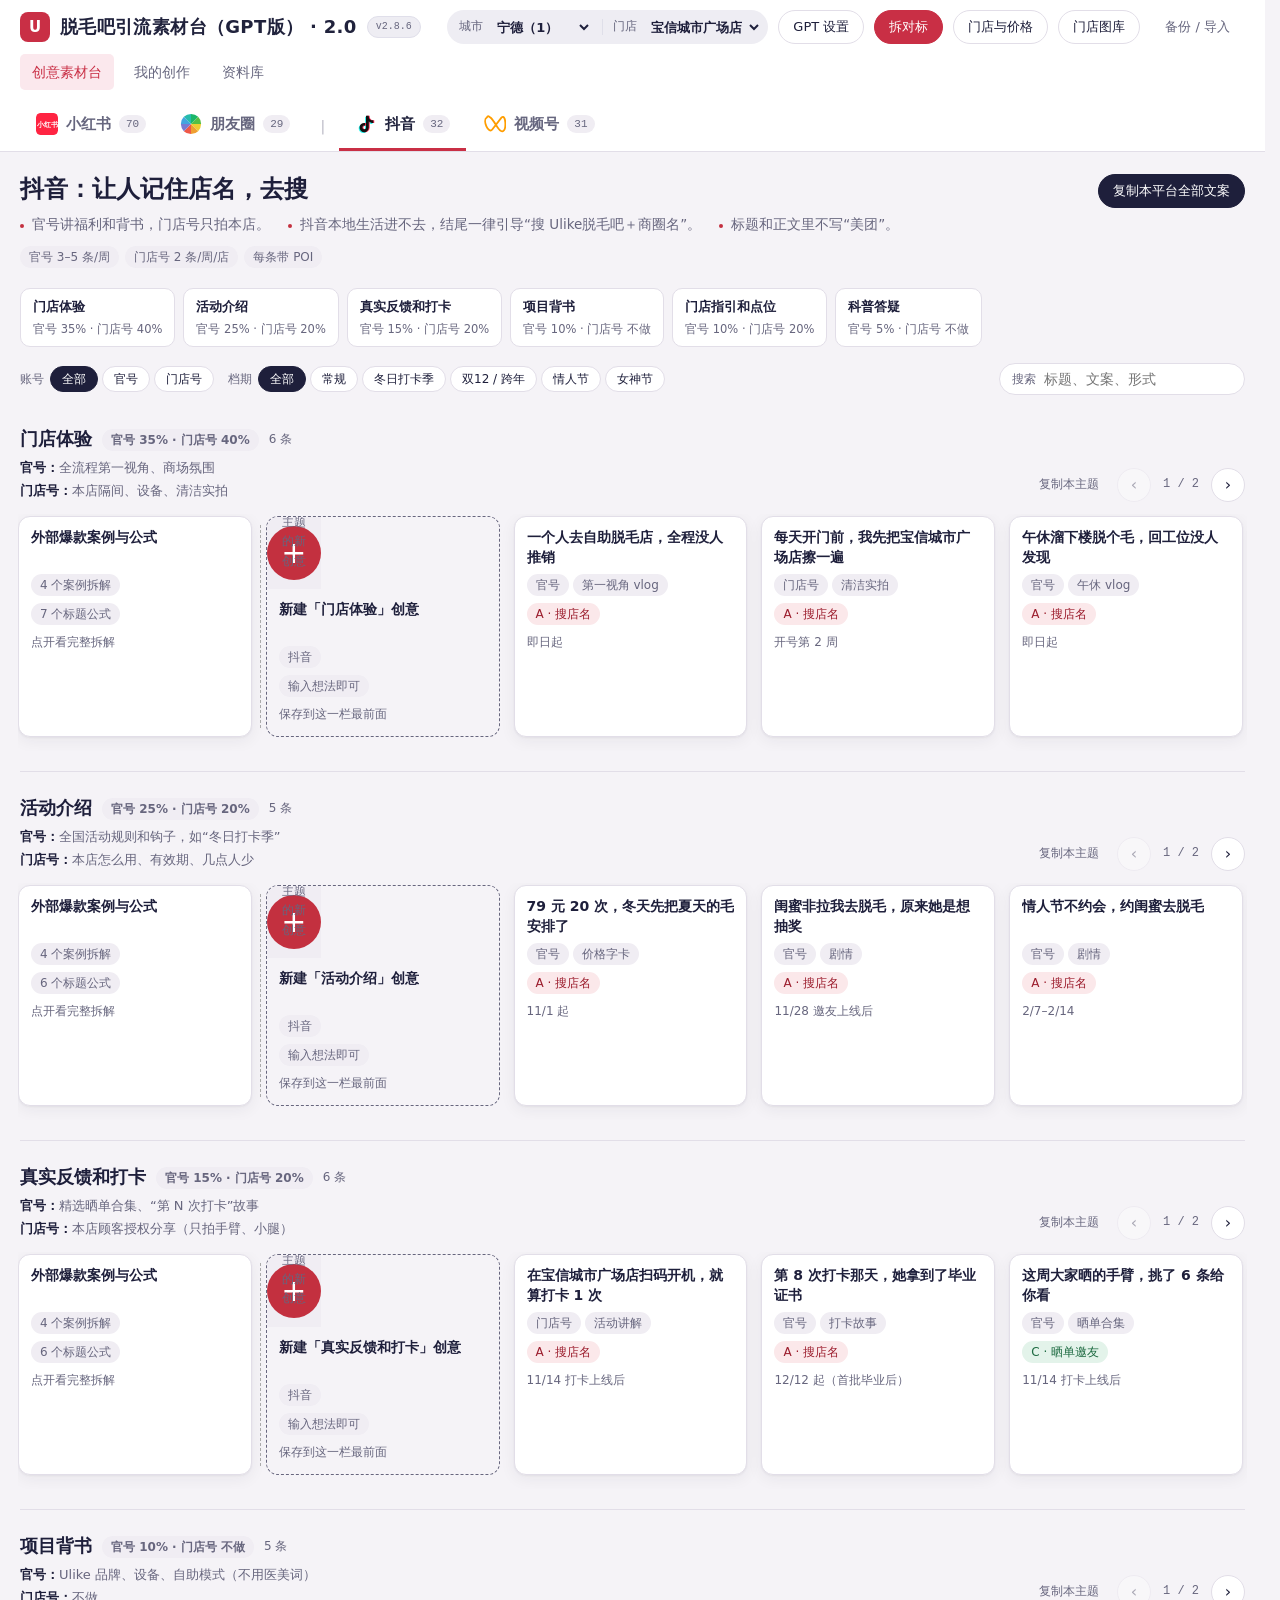
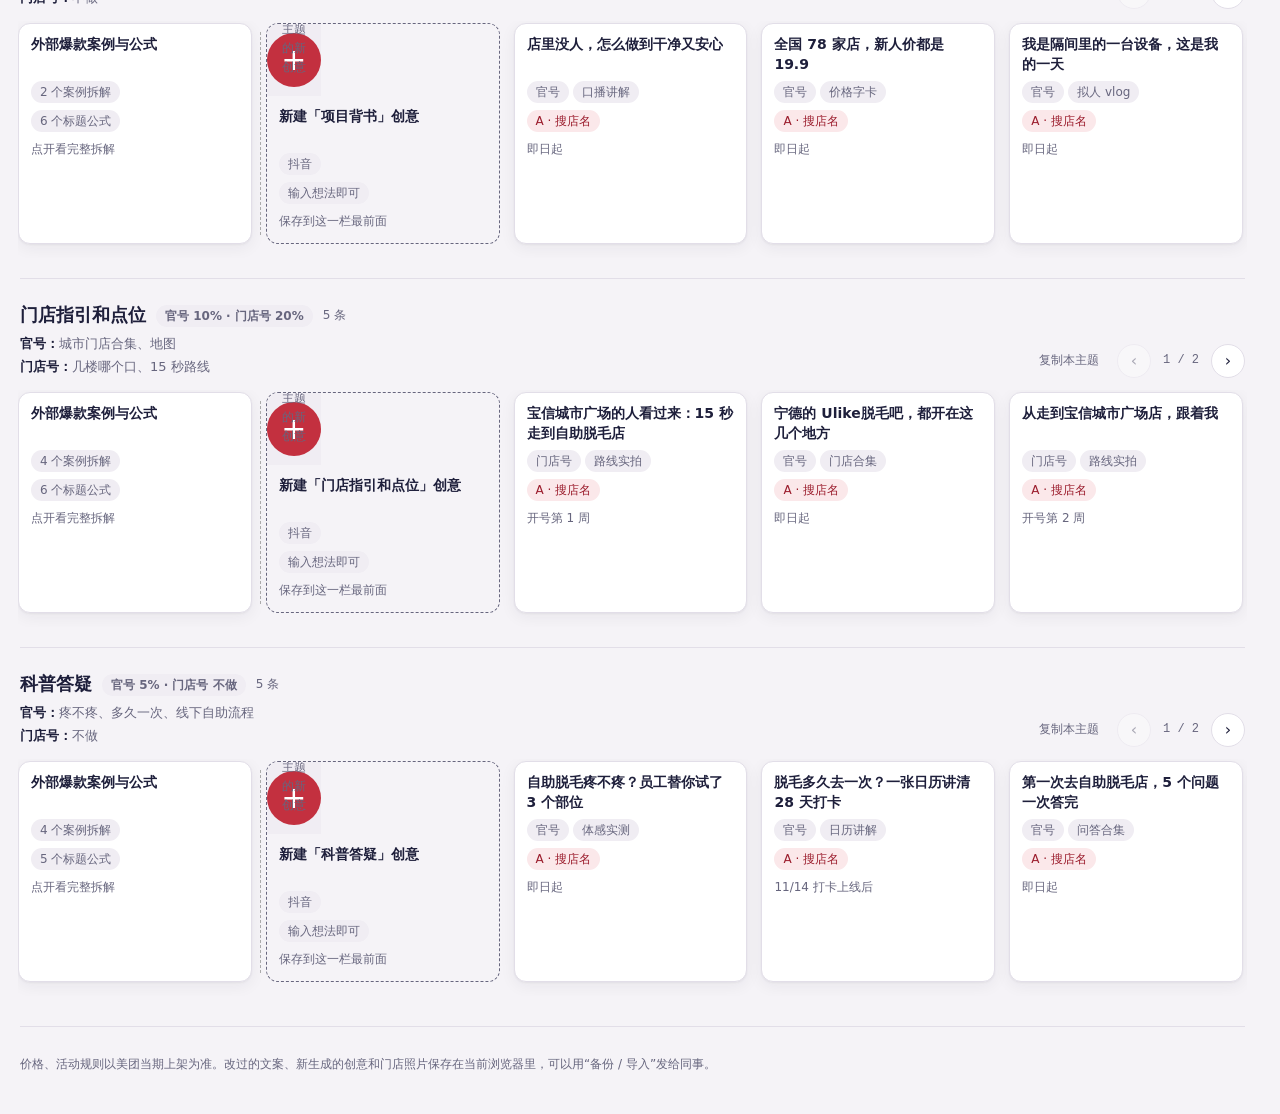
<file: index.html>
<!doctype html>
<html lang="zh-CN"><head><meta charset="utf-8"><meta name="viewport" content="width=device-width,initial-scale=1"><meta name="theme-color" content="#f7f7fa"><meta name="description" content="脱毛吧引流素材台：从平台创意、模板和案例出发，编辑文案、分镜与真实素材。"><title>脱毛吧引流素材台（GPT版） · 2.0</title><link rel="stylesheet" href="studio/style.css?v=2.8.5"><link rel="stylesheet" href="studio/platforms.css?v=2.8.2"><link rel="prefetch" href="materials.html"></head>
<body><a class="skip" href="#main">跳至内容</a><div id="app"><p class="loading">正在载入创意内容…</p></div><div id="toast" role="status" aria-live="polite"></div><div id="overlay"></div><noscript>此工具需要启用 JavaScript 才能编辑与保存内容。</noscript>
<script src="compliance.js?v=2.8.2"></script><script src="base.js?v=2.8.2"></script><script src="stores.js?v=2.8.2"></script><script src="content_douyin.js?v=2.8.2"></script><script src="content_xhs.js?v=2.8.2"></script><script src="content_sph.js?v=2.8.2"></script><script src="content_pyq.js?v=2.8.2"></script><script src="playbook_douyin.js?v=2.8.2"></script><script src="playbook_xhs.js?v=2.8.2"></script><script src="playbook_sph.js?v=2.8.2"></script><script src="playbook_pyq.js?v=2.8.2"></script><script src="industry-cases.js?v=2.8.2"></script><script src="gen.js?v=2.8.2"></script><script src="case-library/catalog.js?v=2026-11-05"></script><script src="service-copy.js?v=2.8.2"></script><script src="service-campaigns.js?v=2.8.6"></script><script src="service-creativity.js?v=2.8.6"></script><script src="breakdown.js?v=2.8.2"></script><script src="reference-assets/catalog.js?v=2.8.2"></script><script src="xhs-policy.js?v=2.8.2"></script><script src="studio/core.js?v=2.8.2"></script><script src="studio/discovery.js?v=2.8.2"></script><script src="studio/zip.js?v=2.8.2"></script><script src="studio/feishu-library.js?v=2.8.5"></script><script src="studio/case-filters.js?v=2.8.5-filters2"></script><script src="studio/app.js?v=2.8.6" defer></script></body></html>
</file>
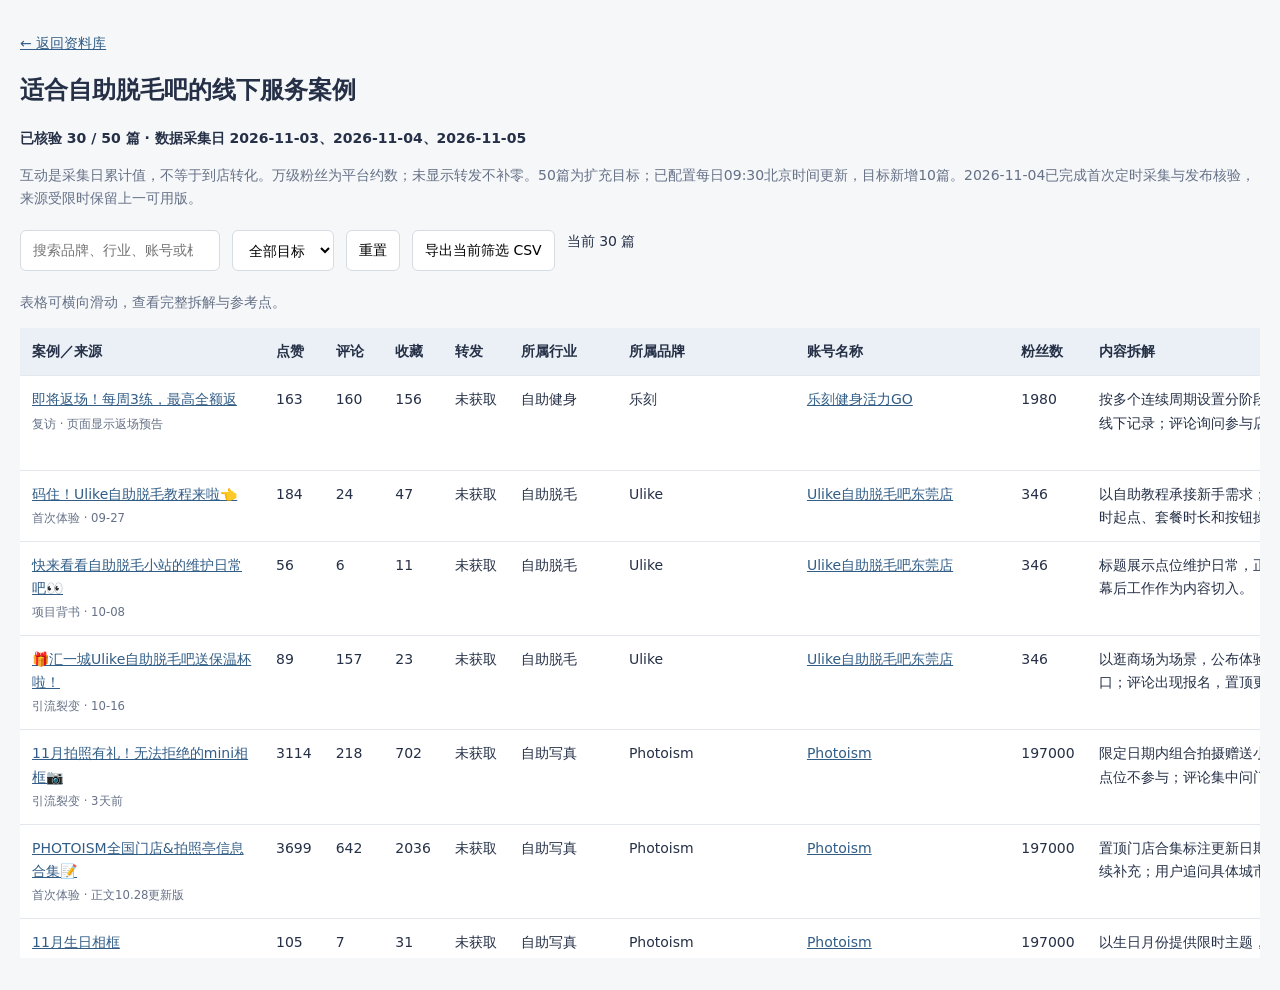
<file: case-library/review.html>
<!doctype html><html lang="zh-CN"><head><meta charset="utf-8"><meta name="viewport" content="width=device-width,initial-scale=1"><title>线下服务适配案例 · 素材台</title><style>body{font:14px/1.65 system-ui,sans-serif;margin:0;background:#f6f7f9;color:#253047}main{max-width:1400px;margin:32px auto;padding:0 20px}h1{font-size:24px}a{color:#315d86}input,select,button{font:inherit;padding:8px 12px;border:1px solid #d6dce4;background:white;border-radius:6px}nav{display:flex;gap:12px;flex-wrap:wrap;margin:20px 0}.table-wrap{overflow:auto;background:white;max-height:70vh}table{border-collapse:collapse;min-width:1800px;width:100%}td,th{text-align:left;vertical-align:top;padding:12px;border-bottom:1px solid #e4e7ec}th{background:#eaf0f5;white-space:nowrap;position:sticky;top:0;z-index:1}td:nth-child(n+2):nth-child(-n+9){white-space:nowrap}td:first-child{min-width:220px}td.analysis{min-width:270px;max-width:340px}small,.muted{color:#657187}details{margin:12px 0}#status{font-weight:600}.num{white-space:nowrap}</style></head><body><main><a href="../index.html#library?tab=cases">← 返回资料库</a><h1>适合自助脱毛吧的线下服务案例</h1><p id="status"></p><p class="muted">互动是采集日累计值，不等于到店转化。万级粉丝为平台约数；未显示转发不补零。50篇为扩充目标；已配置每日09:30北京时间更新，目标新增10篇。2026-11-04已完成首次定时采集与发布核验，来源受限时保留上一可用版。</p><nav><input id="q" type="search" placeholder="搜索品牌、行业、账号或机制" aria-label="搜索案例"><select id="goal" aria-label="主要目标"><option value="">全部目标</option><option>用户发帖</option><option>引流裂变</option><option>项目背书</option><option>首次体验</option><option>复访</option></select><button id="reset">重置</button><button id="export">导出当前筛选 CSV</button><span id="count" role="status"></span></nav><p class="muted">表格可横向滑动，查看完整拆解与参考点。</p><div class="table-wrap"><table><thead><tr><th>案例／来源</th><th>点赞</th><th>评论</th><th>收藏</th><th>转发</th><th>所属行业</th><th>所属品牌</th><th>账号名称</th><th>粉丝数</th><th>内容拆解</th><th>参考点</th><th>Ulike脱毛吧可学习点</th><th>证据与限制</th></tr></thead><tbody id="rows"></tbody></table></div><p id="feedback" role="status"></p></main><script src="catalog.js?v=2026-11-05"></script><script src="review.js?v=2.8.2"></script></body></html>
</file>
<file: studio/style.css>
:root{--bg:#f7f7fa;--panel:#fff;--ink:#23253d;--muted:#737584;--line:#e3e5ec;--accent:#d43c50;--soft:#fff0f2;--navy:#23253d;--warn:#8b5c16;--radius:10px;font-family:system-ui,-apple-system,"Microsoft YaHei",sans-serif;color:var(--ink);background:var(--bg);font-size:14px;line-height:1.6;color-scheme:light}*{box-sizing:border-box}body{margin:0}button,input,textarea,select{font:inherit;color:inherit}button,a,label.upload{touch-action:manipulation}button,.button{display:inline-flex;align-items:center;justify-content:center;gap:7px;border:1px solid var(--line);border-radius:7px;background:var(--panel);padding:8px 13px;cursor:pointer;text-decoration:none;min-height:38px}button:hover,.button:hover{border-color:#aeb1c3}button.active,.primary{background:var(--accent);border-color:var(--accent);color:#fff}button:disabled{opacity:.5;cursor:not-allowed}button.quiet{border-color:transparent;background:transparent;color:var(--muted)}a{color:#394d94}input,textarea,select{border:1px solid var(--line);border-radius:6px;padding:9px 10px;background:var(--panel);min-width:0;max-width:100%}textarea{width:100%;resize:vertical;line-height:1.7}input[type=search]{width:220px}input[type=color]{height:40px;padding:3px;width:55px}label{font-size:13px;display:grid;gap:5px}label input:not([type=color]):not([type=checkbox]),label select{width:100%}input[type=range]{width:100%;padding:0}h1,h2,h3,p{margin:0}h1{font-size:25px;line-height:1.35;letter-spacing:-.03em}h2{font-size:18px}h3{font-size:15px}small,.muted{color:var(--muted);font-size:12px}.top{background:var(--panel);border-bottom:1px solid var(--line)}.topline,.wrap{max-width:1520px;margin:auto;padding:20px 28px}.topline{display:flex;gap:24px;align-items:center;flex-wrap:wrap;padding-block:16px}.brand{font-weight:750;font-size:19px;text-decoration:none;color:var(--ink);white-space:nowrap}.brand em{font-style:normal;font-size:11px;font-weight:500;color:var(--muted);margin-left:7px}.nav{display:flex;gap:8px;flex-wrap:wrap}.nav a{padding:7px 12px;border-radius:5px;color:var(--muted);text-decoration:none}.nav a.active{color:var(--accent);background:var(--soft);font-weight:600}.grow{flex:1}.row{display:flex;align-items:center;gap:10px;flex-wrap:wrap}.between{justify-content:space-between}.platforms{display:flex;gap:8px;flex-wrap:wrap}.platforms button{min-width:90px;border-color:transparent;background:transparent;color:var(--muted)}.platforms button.active{background:var(--soft);color:var(--accent)}.context{display:flex;justify-content:space-between;gap:18px;align-items:center;flex-wrap:wrap;margin-bottom:24px}.context label{display:flex;align-items:center;gap:10px}.context select{max-width:260px}.intro{margin-bottom:20px}.intro p{margin-top:7px;color:var(--muted)}.themes{display:flex;gap:6px;flex-wrap:wrap;margin:18px 0}.themes button{border-color:transparent;background:transparent}.themes button.active{color:var(--accent);background:var(--soft)}.filters{display:flex;gap:10px;align-items:center;flex-wrap:wrap;padding:12px 0;border-top:1px solid var(--line);border-bottom:1px solid var(--line);margin-bottom:20px}.filters label{display:flex;align-items:center;gap:7px}.discovery{display:grid;grid-template-columns:minmax(0,1fr) 330px;gap:24px;align-items:start}.cards{display:grid;grid-template-columns:repeat(3,minmax(0,1fr));gap:16px}.idea{padding:0;display:block;text-align:left;overflow:hidden;background:var(--panel);border:1px solid var(--line);border-radius:var(--radius);width:100%;color:var(--ink)}.idea.selected{border-color:var(--accent);box-shadow:0 0 0 1px var(--accent)}.idea .cover{aspect-ratio:1.6;background:#eeeff4;padding:22px 18px;display:flex;align-items:center;justify-content:center;font-size:21px;font-weight:650;line-height:1.4;white-space:pre-line;overflow:hidden;color:#41445d}.idea .info{padding:15px}.idea h3{line-height:1.55;margin-bottom:8px}.pill{display:inline-block;padding:2px 7px;background:#f1f2f6;border-radius:4px;color:#666a7d;font-size:11px}.idea .meta{display:flex;gap:6px;flex-wrap:wrap;margin:8px 0}.idea .foot{border-top:1px solid var(--line);padding-top:10px;margin-top:12px;font-size:12px;color:var(--muted)}.detail,.panel{background:var(--panel);border:1px solid var(--line);border-radius:var(--radius);padding:20px}.detail{position:sticky;top:18px}.detail h2{font-size:20px;margin:14px 0 18px}.detail dl{margin:0}.detail dt{font-size:12px;color:var(--muted);margin-top:17px}.detail dd{margin:4px 0 0;font-size:13px}.detail .primary{width:100%;margin-top:22px}.detail .button{margin-top:10px}.section{margin-top:22px}.space{margin-top:12px}.note{padding:10px 12px;background:#f1f2f6;border-radius:6px;font-size:12px;color:#65687a;line-height:1.7}.warning{color:var(--warn);background:#fff8e9}.pager{display:flex;justify-content:center;gap:16px;align-items:center;margin:24px 0}.empty{text-align:center;padding:45px 22px;border:1px dashed var(--line);border-radius:var(--radius);color:var(--muted)}.empty h2{color:var(--ink);margin-bottom:8px}.empty p{margin:8px 0 20px}.full{width:100%}.crumb{margin-bottom:15px;color:var(--muted);font-size:12px}.editor-head{display:flex;justify-content:space-between;gap:16px;align-items:center;margin-bottom:18px;flex-wrap:wrap}.editor-head input{font-size:18px;font-weight:600;border-color:transparent;background:transparent;width:520px;max-width:100%}.editor{display:grid;grid-template-columns:210px minmax(270px,1fr) minmax(330px,430px);gap:20px;align-items:start}.frames{display:grid;gap:8px;margin-top:14px}.frame-button{display:block;text-align:left;width:100%;padding:12px}.frame-button.active{background:var(--soft);color:var(--accent);border-color:#f3c4ca}.frame-button small{display:block;margin-top:3px;overflow:hidden;text-overflow:ellipsis;white-space:nowrap}.canvas-wrap{padding:20px 15px;background:#f0f1f5;border-radius:8px;margin-top:14px}.poster{position:relative;max-width:320px;width:100%;margin:auto;overflow:hidden;container-type:inline-size;box-shadow:0 3px 18px #23253d16}.poster img{position:absolute;width:100%;height:100%;object-fit:cover}.poster .placeholder{position:absolute;inset:35% 12% 18%;display:flex;align-items:center;justify-content:center;text-align:center;color:#777d90;border:1px dashed #bbc0cc;font-size:13px;padding:18px}.poster .type{position:absolute;left:8%;right:8%;top:8%;z-index:1;white-space:pre-wrap;overflow-wrap:anywhere;font-size:9cqw;font-weight:750;line-height:1.25;text-shadow:0 1px 3px #ffffff38}.poster .subtitle{font-size:.45em;font-weight:500;line-height:1.5;margin-top:12px}.poster .store{position:absolute;left:8%;right:8%;bottom:5%;font-size:4cqw;line-height:1.4;z-index:1;overflow-wrap:anywhere}.canvas-caption{font-size:12px;color:var(--muted);margin:10px 0;text-align:center}.thumbs{display:flex;flex-wrap:wrap;gap:6px;justify-content:center;margin-top:12px}.thumbs button{padding:4px 10px;min-height:30px}.fields{display:grid;gap:14px}.two{display:grid;grid-template-columns:1fr 1fr;gap:12px}.divider{border-top:1px solid var(--line);padding-top:16px;margin-top:16px}details{border-top:1px solid var(--line);padding-top:13px;margin-top:13px}summary{cursor:pointer;font-weight:550;font-size:13px}details .fields{margin-top:12px}.resource-tabs{display:flex;gap:4px;flex-wrap:wrap;margin-bottom:15px}.resource-tabs button{border-color:transparent;padding:7px 10px}.resource-tabs button.active{color:var(--accent);background:var(--soft)}.library-layout{display:grid;grid-template-columns:180px minmax(0,1fr);gap:25px}.library-nav{display:grid;gap:7px;align-content:start}.library-nav button{text-align:left;justify-content:start}.assets{display:grid;grid-template-columns:repeat(auto-fill,minmax(150px,1fr));gap:14px}.asset img{width:100%;aspect-ratio:4/3;object-fit:cover;border-radius:6px}.asset h3{font-size:13px;margin:6px 0;overflow-wrap:anywhere}.case{padding:18px 0;border-bottom:1px solid var(--line)}.case:first-child{padding-top:0}.case p{font-size:13px;margin:8px 0}.case h3 a{color:var(--ink)}.case .row{margin-top:10px}.case label{margin-top:10px}.drafts{display:grid;grid-template-columns:repeat(auto-fill,minmax(260px,1fr));gap:16px}.draft h3{margin:10px 0}.draft .row{margin-top:16px}.upload{display:inline-flex;align-items:center;border:1px solid var(--line);padding:8px 12px;border-radius:6px;background:var(--panel);cursor:pointer}.upload input{display:none}.modal-backdrop{position:fixed;inset:0;background:#14182b66;z-index:40;display:grid;place-items:center;padding:22px}.modal{background:var(--panel);border-radius:12px;padding:24px;width:min(840px,100%);max-height:88dvh;overflow:auto;box-shadow:0 15px 60px #0003}.modal>header{display:flex;justify-content:space-between;gap:15px;margin-bottom:18px}.modal pre{white-space:pre-wrap;overflow-wrap:anywhere;font:13px/1.8 inherit;background:var(--bg);padding:18px;border-radius:6px}.modal .resources{margin-top:20px}.modal textarea{min-height:95px}.table-wrap{overflow-x:auto}table{border-collapse:collapse;width:100%;font-size:13px}td,th{padding:8px;border-bottom:1px solid var(--line);text-align:left;vertical-align:top}td textarea{min-width:150px}footer.app-foot{max-width:1520px;margin:30px auto 0;border-top:1px solid var(--line);padding:15px 28px;color:var(--muted);font-size:12px}#toast{position:fixed;bottom:22px;left:50%;transform:translateX(-50%);max-width:calc(100% - 32px);padding:12px 18px;border-radius:8px;background:var(--navy);color:#fff;z-index:80;box-shadow:0 4px 24px #0002;display:none;font-size:13px}#toast.visible{display:block}.skip{position:absolute;left:12px;top:-70px;z-index:100;background:#fff;padding:10px}.skip:focus{top:8px}:focus-visible{outline:3px solid #6879c0;outline-offset:3px}.loading{padding:40px}
@media(min-width:1600px){.cards{grid-template-columns:repeat(4,minmax(0,1fr))}}@media(max-width:1150px){.cards{grid-template-columns:repeat(2,minmax(0,1fr))}.editor{grid-template-columns:170px minmax(230px,1fr) 340px;gap:12px}.panel{padding:15px}.topline{gap:14px}}@media(max-width:900px){.discovery{grid-template-columns:1fr}.detail{position:static}.editor{grid-template-columns:180px 1fr}.editor .edit-fields{grid-column:1/-1}.library-layout{grid-template-columns:1fr}.library-nav{display:flex;flex-wrap:wrap}.topline,.wrap{padding:16px 20px}.editor-head input{width:100%}.editor-head>div:first-child{width:100%}}@media(max-width:600px){.topline,.wrap{padding:15px}.topline{gap:12px}.brand{font-size:17px}.nav{gap:0;order:3;width:100%}.nav a{padding:7px 10px}.topline>.grow{display:none}.topline>.button{margin-left:auto}.context{gap:12px;margin-bottom:20px}.platforms{width:100%;gap:4px}.platforms button{min-width:0;flex:1;padding:8px}.context label{width:100%}.context select{flex:1;max-width:none}.cards{gap:10px}.idea .cover{font-size:17px;padding:16px 12px}.idea .info{padding:12px}.idea h3{font-size:13px}.filters{gap:8px}.filters label{flex:1}.filters select{width:100%}.filters input[type=search]{width:100%}.editor{grid-template-columns:1fr}.editor .edit-fields{grid-column:auto}.frames{display:flex;overflow-x:auto;padding-bottom:8px}.frame-button{flex:0 0 130px}.editor .structure>details{display:none}.two{grid-template-columns:1fr 1fr}.modal-backdrop{padding:10px}.modal{padding:18px}.modal .two{grid-template-columns:1fr}h1{font-size:23px}input,textarea,select{font-size:16px}.library-nav button{flex:1}footer.app-foot{padding:15px}.poster{max-width:270px}}@media(prefers-reduced-motion:reduce){*{scroll-behavior:auto!important}}

.filters label{white-space:nowrap}.editor-head>div:first-child{flex:1;min-width:240px}.editor-head input{width:100%}

/* Case comparison: keep wide data inside its own scroll region. */
.library-layout>.panel,.case-library{min-width:0}.case-toolbar{flex-wrap:wrap}.case-toolbar input{width:280px;max-width:100%}.case-table-scroll{overflow:auto;max-height:68vh;border:1px solid var(--line);border-radius:8px;margin-top:12px;overscroll-behavior:contain}.case-table{width:1590px;table-layout:fixed;font-size:13px;line-height:1.65}.case-table caption{text-align:left;padding:10px 14px;color:var(--muted);font-size:12px}.case-table th,.case-table td{padding:16px 14px;border-right:1px solid var(--line);border-bottom:1px solid var(--line);overflow-wrap:anywhere}.case-table thead th{position:sticky;top:0;background:#eeedf3;z-index:2;white-space:nowrap;color:var(--ink)}.case-table tbody tr{background:#fff}.case-table tbody tr:nth-child(even){background:#f7f8fb}.case-table tbody tr:hover{background:#f0f2f8}.case-table tbody th{position:sticky;left:0;z-index:1;background:inherit;font-weight:600;box-shadow:3px 0 4px #20203a08}.case-table thead th:first-child{left:0;z-index:3}.case-table a{color:var(--ink);text-underline-offset:3px}.case-table small{font-size:12px}.case-number{display:block;color:var(--muted);font-weight:400;margin-bottom:6px}.case-meta{display:block;margin-top:8px;color:var(--muted);font-weight:400}.case-label{display:block;color:var(--muted);margin-bottom:2px}.case-label:not(:first-child){margin-top:10px}.case-metrics{display:grid;grid-template-columns:auto 1fr;gap:8px 10px;margin:0;font-variant-numeric:tabular-nums}.case-metrics dt{color:var(--muted)}.case-metrics dd{margin:0;text-align:right;font-weight:600}.case-missing{color:var(--muted);font-weight:400;font-size:12px}.case-status{display:inline-block;background:#eeedf5;padding:2px 7px;border-radius:4px;font-size:12px}.case-table details{margin-top:12px;padding-top:10px}.case-table details p{margin:10px 0 0}.case-table [hidden]{display:none}.case-table [data-case-empty] td{text-align:center;padding:32px}.case-table-scroll:focus-visible{outline:2px solid var(--ink);outline-offset:3px}@media(max-width:600px){.case-table{width:1540px}.case-table col:first-child{width:160px!important}.case-table-scroll{max-height:65vh}.case-table th,.case-table td{padding:12px 10px}.case-toolbar input{width:100%}}

.case-toolbar label{display:grid;gap:4px;font-size:12px;color:var(--muted)}.case-toolbar select{max-width:230px}.case-toolbar{align-items:end}.case-toolbar [data-case-count]{padding-bottom:10px}
</file>
<file: studio/platforms.css>
.top{position:sticky;top:0;z-index:30;background:#fff}.context label{white-space:nowrap;flex-wrap:nowrap;flex-shrink:0}.store-caption{flex:none;white-space:nowrap}.context select{width:260px;min-width:0}.platform-icon,.dot.douyin,.dot.xhs,.dot.sph,.dot.pyq{display:inline-block;width:22px;height:22px;flex:none;border-radius:4px;background:transparent center/contain no-repeat;vertical-align:middle}.platform-icon.douyin,.dot.douyin{background-image:url('icons/douyin.svg')}.platform-icon.xhs,.dot.xhs{background-image:url('icons/xhs.svg')}.platform-icon.sph,.dot.sph{background-image:url('icons/sph.svg')}.platform-icon.pyq,.dot.pyq{background-image:url('icons/pyq.svg')}.view-list{display:grid;grid-template-columns:repeat(2,minmax(0,1fr));gap:16px}.view-card{display:block;width:100%;padding:22px;text-align:left;line-height:1.7;align-self:start}.view-card h2{margin:7px 0}.view-card p{color:#65687a}.view-card ol{padding-left:22px;margin:14px 0}.view-card li{margin:8px 0}.view-card>span{color:#c3303f;font-size:12px}.view-card.selected{border-color:#d43c50;box-shadow:0 0 0 1px #d43c50}.detail{top:95px}.structure-flow{display:grid;gap:20px;margin:20px 0}.structure-flow article{position:relative;border:1px solid #e3e5ec;border-left:3px solid #d43c50;border-radius:6px;padding:15px}.structure-flow article+article:before{content:'↓';position:absolute;top:-25px;left:20px;color:#737584}.structure-flow p{white-space:pre-wrap}.structure-map>p{margin:10px 0}.full{white-space:normal;text-align:left}.tab .dot{margin-right:7px}@media(max-width:650px){.view-list{grid-template-columns:1fr}.context label{width:100%}.context select{flex:1;width:auto}.topline{padding-block:10px;gap:8px}.topline .nav{overflow-x:auto;flex-wrap:nowrap}.topline .nav a{white-space:nowrap}.detail{position:static}.top .top-row{padding-block:8px;gap:6px}.top .brand{font-size:14px}.top .top-row>.btn{padding:5px 8px;font-size:12px}.top .tabs{padding-block:0}.studio-nav{padding-bottom:5px!important}}

/* 2.2: keep page and platform context visible */
.studio-context-sticky{position:sticky;top:var(--studio-header-height,72px);z-index:29;background:var(--bg);border-bottom:1px solid var(--line);padding:12px max(20px,calc((100vw - 1464px)/2))}.studio-context-sticky .context{margin:0}.studio-context-sticky .platforms{width:auto}.track>.pbcard{position:relative;overflow:visible;margin-right:8px}.track>.pbcard:after{content:'';position:absolute;right:-10px;top:8px;bottom:8px;border-right:1px dashed #aaa;pointer-events:none}.pb-quicknav{flex:none;display:flex;gap:8px;padding:10px 20px;background:white;border-bottom:1px solid var(--line);overflow-x:auto}.pb-quicknav button{white-space:nowrap}.pb-body.pb-sections{display:block;scroll-behavior:smooth}.pb-sections>.box,.pb-case-section>.box{margin:0 0 18px}.pb-sections .pblist{display:grid;grid-template-columns:repeat(2,minmax(0,1fr));gap:8px}.pb-sections .pbsteps{display:grid;grid-template-columns:repeat(2,minmax(0,1fr));gap:10px}.pb-sections .cases{display:grid;grid-template-columns:repeat(2,minmax(0,1fr));gap:12px;align-items:start}.pb-sections .case{min-width:0;overflow-wrap:anywhere}.pb-sections .brief dd{min-width:0}.moments-preview .moment.full{font-size:14px;max-width:420px;margin:16px auto;min-height:300px}.moments-preview .tx{white-space:pre-wrap;line-height:1.7}.moments-preview .pics{margin-top:12px}.pb-sections section:focus,.pb-sections .box:focus{outline-offset:-3px}@media(max-width:650px){.pb-sections .pblist,.pb-sections .pbsteps,.pb-sections .cases{grid-template-columns:1fr}.studio-context-sticky{padding:8px 15px}.studio-context-sticky .context{gap:6px}.studio-context-sticky .platforms{width:100%}.pb-quicknav{padding:8px 12px;gap:5px}.pb-quicknav .btn{font-size:12px;padding:6px 9px}.drawer .d-head{max-height:35dvh;overflow:auto}}

.pb-quicknav [aria-current="true"]{color:var(--accent);background:var(--accent-soft);border-color:var(--accent)}

.editor,.editor>.panel{min-width:0}.frames{max-width:100%}.editor .canvas-wrap{min-width:0}@media(max-width:600px){.editor{grid-template-columns:minmax(0,1fr)}}

.asset-picker-overlay{position:fixed;inset:0;background:#14182b99;z-index:100;display:grid;place-items:center;padding:18px}.asset-picker{background:white;color:#23253d;width:min(960px,100%);max-height:90dvh;overflow:auto;border-radius:10px;padding:22px}.asset-picker>.row{display:flex;justify-content:space-between;align-items:center}.asset-picker h2{font-size:20px}.asset-picker select{padding:8px;margin:12px}.picker-grid{display:grid;grid-template-columns:repeat(auto-fill,minmax(160px,1fr));gap:14px}.picker-grid article{border:1px solid #e3e5ec;padding:12px;border-radius:8px}.picker-grid img{width:100%;height:150px;object-fit:contain}.picker-grid b{display:block;font-size:13px}.picker-grid .btn{margin-top:8px}.slot>label{display:block}

/* Shared navigation geometry */
.top .topline,.top .top-row{max-width:1440px;margin:auto;padding:10px 20px;min-height:54px}.top .studio-nav{max-width:1440px;margin:auto;padding:0 20px 12px;display:flex;gap:8px;width:100%}.top .studio-nav a{font-size:14px;padding:7px 12px;font-weight:400}.top .brand{font-size:19px}.studio-context-sticky{padding:0 max(20px,calc((100vw - 1400px)/2));background:white}.studio-context-sticky .platforms button{border-radius:0;min-height:54px;border-bottom:3px solid transparent}.studio-context-sticky .platforms button.active{background:transparent;color:var(--ink);border-bottom-color:var(--accent)}@media(max-width:600px){.top .topline,.top .top-row{padding:8px 12px}.top .studio-nav{padding:0 12px 8px}.studio-context-sticky{padding:0 12px}.studio-context-sticky .platforms{flex-wrap:nowrap}.studio-context-sticky .platforms button{min-height:44px}}

/* 2.6 identical brand, navigation and platform geometry */
.top,.studio-context-sticky{--accent:#c92f45;--ink:#20223c;--muted:#67677f;font-family:system-ui,-apple-system,"Microsoft YaHei",sans-serif}.top .brand{display:flex;align-items:center;gap:10px;margin-right:auto;text-decoration:none;color:#20223c}.top .brand .mark{width:30px;height:30px;border-radius:8px;background:#c92f45;color:white;display:grid;place-items:center;font-size:15px;font-weight:900}.top .brand b{font-size:18px;font-weight:800;letter-spacing:.02em;white-space:nowrap}.top .brand .ver{font-size:10px;border:1px solid #e0dfea;background:#eeedf3;border-radius:999px;padding:2px 8px;line-height:16px}.top .topline{gap:10px}.top .topline>label{display:flex;align-items:center;gap:8px;font-size:12px}.top .topline select{height:34px;padding:2px 8px;border-radius:999px;max-width:260px}.top .studio-nav a{line-height:22px;min-height:36px}.top .tabs,.studio-context-sticky .platforms{gap:2px;flex-wrap:nowrap}.top .tab,.studio-context-sticky .platforms button{display:flex;align-items:center;gap:8px;padding:10px 16px 12px;font-size:15px;font-weight:700;line-height:24px;height:49px;min-height:49px;border:0;border-bottom:3px solid transparent;border-radius:0;white-space:nowrap}.top .tab[aria-selected=true],.studio-context-sticky .platforms button.active{border-bottom-color:#c92f45;color:#20223c;background:transparent}.platforms .n{font-size:11px;font-weight:500;line-height:18px;border-radius:999px;background:#eeedf3;padding:0 7px;color:#67677f}.studio-context-sticky .context{display:block}.export-grid{display:grid;grid-template-columns:repeat(3,minmax(0,1fr));gap:12px;margin:16px 0}.export-frame{display:grid;gap:6px;border:1px solid #e3e5ec;border-radius:8px;padding:10px}.export-frame img{width:100%;height:160px;object-fit:contain;background:#f4f4f7}.export-frame input{width:18px;height:18px}.export-images{border-block:1px solid #e3e5ec;padding:18px 0;margin-top:18px}@view-transition{navigation:auto}::view-transition-old(root),::view-transition-new(root){animation-duration:100ms}@media(prefers-reduced-motion:reduce){::view-transition-old(root),::view-transition-new(root){animation:none}}@media(max-width:600px){.export-grid{grid-template-columns:repeat(2,minmax(0,1fr))}.top .brand b{font-size:15px}.top .topline>label{margin-left:auto}.top .tabs,.studio-context-sticky .platforms{overflow-x:auto}.top .tab,.studio-context-sticky .platforms button{padding:8px;font-size:13px;flex:none;gap:5px}.top .brand{gap:7px}.top .platform-icon,.top .dot,.studio-context-sticky .platform-icon{width:22px;height:22px}}

/* 2.6.1 shared header and spacious creation introduction */
.top .topline,.top .top-row,.top .studio-nav{box-sizing:border-box;width:100%;max-width:1440px;margin-inline:auto}.top .topline,.top .top-row{padding:10px 20px;gap:10px;min-height:54px}.top .topline{flex-wrap:wrap}.top .studio-nav{padding:0 20px 12px}.studio-context-sticky{padding:0;background:white}.studio-context-sticky>.context{box-sizing:border-box;max-width:1440px;margin:0 auto;padding:0 20px}.top:has(.topline){border-bottom:0}.top .store-pick{display:flex;align-items:center;gap:6px;background:#eeedf3;border-radius:999px;padding:3px 6px 3px 12px;min-width:0;height:34px}.top .store-pick label{display:block;font-size:12px;color:#67677f;white-space:nowrap}.top .store-pick select{border:0;background:transparent;font-size:13px;font-weight:700;max-width:200px;padding:2px 4px;height:auto}.top .store-pick select[data-context=city]{max-width:110px}.top .store-pick .sep{width:1px;height:16px;background:#dfdfe9;margin:0 4px}.header-tools{display:flex;align-items:center;gap:10px;flex-wrap:wrap}.header-tool{display:inline-flex;align-items:center;justify-content:center;height:34px;border:1px solid #dfdfe9;border-radius:999px;padding:0 14px;font-size:13px;white-space:nowrap;text-decoration:none;color:#20223c;background:white}.header-tool.accent{background:#c92f45;color:white;border-color:#c92f45}.header-tool:last-child{border-color:transparent}.top .brand .ver{font-weight:400}.top .studio-nav a{font-weight:400}.top .studio-nav a.active{background:#fbe8ed;color:#c92f45}.top .tab .dot{margin-right:0;box-shadow:none}.top .tab,.studio-context-sticky .platforms button{min-width:0;gap:8px}.top .tab .n,.platforms .n{font-family:ui-monospace,monospace;font-size:11px;line-height:18px}.wrap#main{max-width:1440px;padding:28px 20px}.draft-intro{margin-bottom:28px}.draft-heading{display:flex;align-items:flex-start;justify-content:space-between;gap:28px;padding:0 0 28px}.draft-heading h1{font-size:25px;line-height:1.4;margin-bottom:12px}.draft-heading p{color:#67677f;font-size:13px;line-height:1.8}.draft-actions{display:flex;align-items:center;gap:12px;flex-shrink:0;padding-top:2px}.draft-actions .upload{margin:0}.draft-toolbar{display:flex;align-items:center;justify-content:space-between;gap:20px;padding:18px 0;border-top:1px solid #e3e5ec;border-bottom:1px solid #e3e5ec}.draft-views{display:flex;gap:10px}.draft-views button{border-radius:999px;padding:7px 18px}.draft-views button.active{background:#20223c;border-color:#20223c;color:white}.drafts{gap:20px}.drafts .draft{padding:24px}.drafts .draft h3{margin:16px 0 12px;line-height:1.7}.drafts .draft>.row:last-child{margin-top:20px;gap:10px}@media(max-width:700px){.top .topline,.top .top-row{padding:10px 12px}.top .studio-nav{padding:0 12px 8px}.studio-context-sticky>.context{padding:0 12px}.top .store-pick{margin-left:auto}.header-tools{gap:6px}.header-tool{font-size:12px;padding:0 9px;height:30px}.wrap#main{padding:24px 16px}.draft-heading{flex-direction:column;gap:20px;padding-bottom:24px}.draft-actions{flex-wrap:wrap;width:100%}.draft-toolbar{gap:12px}.draft-heading h1{font-size:23px}.draft-intro{margin-bottom:24px}.drafts .draft{padding:20px}}

/* 2.6.2: reserve the classic scrollbar width on short and long pages alike. */
html{overflow-y:scroll;scrollbar-gutter:stable}

/* Match the version badge across button and span hosts. */
.top .brand .ver{display:inline-flex;align-items:center;justify-content:center;box-sizing:border-box;flex:none;height:22px;min-height:22px;margin:0;padding:2px 8px;font-family:ui-monospace,SFMono-Regular,Consolas,monospace;font-size:10px;font-weight:400;line-height:16px;letter-spacing:normal;color:#67677f;vertical-align:middle;align-self:center}

.platform-divider{align-self:center;color:#b7b6c3;margin:0 12px;flex:none}.platform-guidance{align-self:center;font-size:12px;color:#737584;white-space:nowrap;margin-left:8px}.policy-checks{display:grid;gap:12px;margin:16px 0}.policy-checks label{display:flex;align-items:flex-start;gap:10px}.policy-checks input{flex:none;width:16px!important;margin-top:4px}@media(max-width:700px){.platform-divider{margin:0 5px}.platform-guidance{font-size:11px}.platforms{overflow-x:auto}}
</file>
